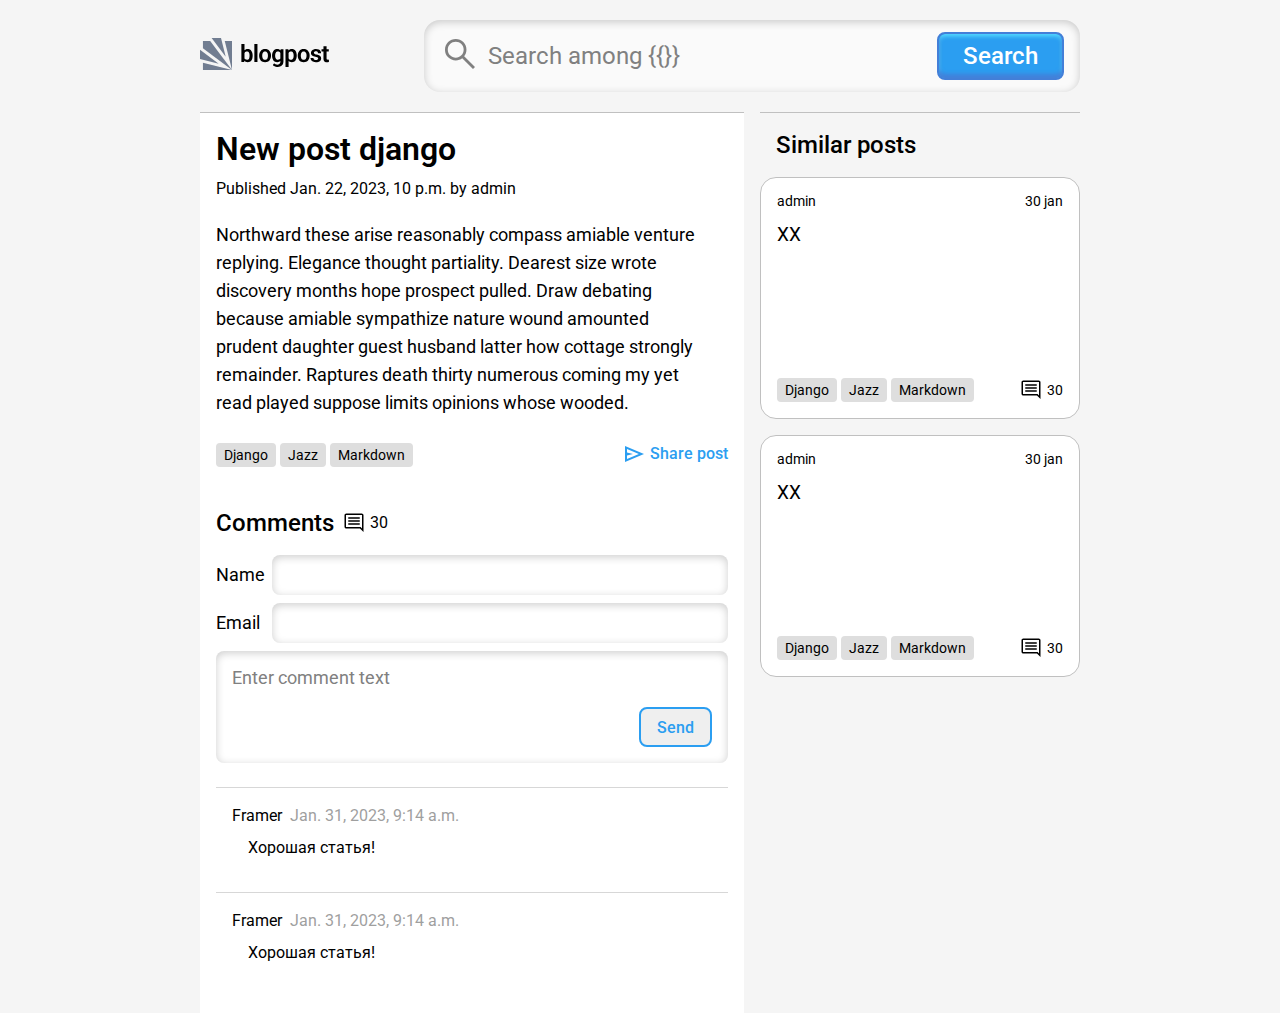
<file: detail.html>
<!DOCTYPE html>
<html lang="en">

<head>
    <meta charset="UTF-8">
    <meta http-equiv="X-UA-Compatible" content="IE=edge">
    <meta name="viewport" content="width=device-width, initial-scale=1.0">
    <title>Document</title>
    <link rel="stylesheet" href="css/main.css">
</head>

<body>
    <header class="section">
        <div class="container-header">
            <a href="" class="logo">
                <svg width="130" height="32" viewBox="0 0 130 32" fill="none" xmlns="http://www.w3.org/2000/svg">
                    <path d="M21.0014 0H11.6364L25.6839 18.73L21.0014 0Z" fill="#717D91" />
                    <path d="M0 21.0014L18.73 25.6839L0 11.6364V21.0014Z" fill="#717D91" />
                    <path d="M2.90909 2.90909L10.1818 2.90909L32 32L2.90909 10.1818L2.90909 2.90909Z" fill="#717D91" />
                    <path d="M32 32L24.7273 2.90909L32 2.90909L32 32Z" fill="#717D91" />
                    <path d="M32 32L2.90909 32L2.90909 24.7273L32 32Z" fill="#717D91" />
                    <path
                        d="M41.3828 6H44.4883V21.1992L44.1836 24H41.3828V6ZM52.6445 17.5312V17.7773C52.6445 18.7227 52.5391 19.5898 52.3281 20.3789C52.125 21.168 51.8164 21.8516 51.4023 22.4297C50.9883 23 50.4727 23.4453 49.8555 23.7656C49.2461 24.0781 48.5312 24.2344 47.7109 24.2344C46.9297 24.2344 46.25 24.082 45.6719 23.7773C45.1016 23.4727 44.6211 23.043 44.2305 22.4883C43.8398 21.9258 43.5273 21.2656 43.293 20.5078C43.0586 19.7422 42.8828 18.9062 42.7656 18V17.332C42.8828 16.418 43.0586 15.582 43.293 14.8242C43.5273 14.0664 43.8398 13.4062 44.2305 12.8438C44.6211 12.2812 45.1016 11.8477 45.6719 11.543C46.2422 11.2383 46.9141 11.0859 47.6875 11.0859C48.5156 11.0859 49.2383 11.2461 49.8555 11.5664C50.4805 11.8789 50.9961 12.3242 51.4023 12.9023C51.8164 13.4727 52.125 14.1523 52.3281 14.9414C52.5391 15.7227 52.6445 16.5859 52.6445 17.5312ZM49.5391 17.7773V17.5312C49.5391 16.9922 49.4961 16.4844 49.4102 16.0078C49.3242 15.5234 49.1836 15.0977 48.9883 14.7305C48.793 14.3633 48.5273 14.0742 48.1914 13.8633C47.8555 13.6523 47.4336 13.5469 46.9258 13.5469C46.4414 13.5469 46.0273 13.6289 45.6836 13.793C45.3477 13.957 45.0664 14.1836 44.8398 14.4727C44.6211 14.7617 44.4492 15.1016 44.3242 15.4922C44.207 15.8828 44.1289 16.3047 44.0898 16.7578V18.5859C44.1445 19.1875 44.2734 19.7305 44.4766 20.2148C44.6797 20.6914 44.9805 21.0703 45.3789 21.3516C45.7852 21.6328 46.3086 21.7734 46.9492 21.7734C47.4492 21.7734 47.8672 21.6758 48.2031 21.4805C48.5391 21.2773 48.8047 20.9961 49 20.6367C49.1953 20.2695 49.332 19.8438 49.4102 19.3594C49.4961 18.875 49.5391 18.3477 49.5391 17.7773ZM57.4558 6V24H54.3503V6H57.4558ZM59.1381 17.7891V17.543C59.1381 16.6133 59.2709 15.7578 59.5366 14.9766C59.8022 14.1875 60.1889 13.5039 60.6967 12.9258C61.2045 12.3477 61.8256 11.8984 62.56 11.5781C63.2944 11.25 64.1303 11.0859 65.0678 11.0859C66.0209 11.0859 66.8647 11.25 67.5991 11.5781C68.3412 11.8984 68.9662 12.3477 69.4741 12.9258C69.9819 13.5039 70.3686 14.1875 70.6342 14.9766C70.8998 15.7578 71.0327 16.6133 71.0327 17.543V17.7891C71.0327 18.7109 70.8998 19.5664 70.6342 20.3555C70.3686 21.1367 69.9819 21.8203 69.4741 22.4062C68.9662 22.9844 68.3452 23.4336 67.6108 23.7539C66.8764 24.0742 66.0366 24.2344 65.0912 24.2344C64.1537 24.2344 63.3139 24.0742 62.5717 23.7539C61.8295 23.4336 61.2045 22.9844 60.6967 22.4062C60.1889 21.8203 59.8022 21.1367 59.5366 20.3555C59.2709 19.5664 59.1381 18.7109 59.1381 17.7891ZM62.2319 17.543V17.7891C62.2319 18.3438 62.2866 18.8633 62.3959 19.3477C62.5053 19.832 62.6733 20.2578 62.8998 20.625C63.1264 20.9922 63.4194 21.2812 63.7787 21.4922C64.1459 21.6953 64.5834 21.7969 65.0912 21.7969C65.5912 21.7969 66.0209 21.6953 66.3803 21.4922C66.7397 21.2812 67.0327 20.9922 67.2592 20.625C67.4936 20.2578 67.6655 19.832 67.7748 19.3477C67.8842 18.8633 67.9389 18.3438 67.9389 17.7891V17.543C67.9389 16.9961 67.8842 16.4844 67.7748 16.0078C67.6655 15.5234 67.4936 15.0977 67.2592 14.7305C67.0327 14.3555 66.7358 14.0625 66.3686 13.8516C66.0092 13.6328 65.5756 13.5234 65.0678 13.5234C64.5678 13.5234 64.1381 13.6328 63.7787 13.8516C63.4194 14.0625 63.1264 14.3555 62.8998 14.7305C62.6733 15.0977 62.5053 15.5234 62.3959 16.0078C62.2866 16.4844 62.2319 16.9961 62.2319 17.543ZM80.6252 11.3203H83.4377V23.6133C83.4377 24.7617 83.1877 25.7344 82.6877 26.5312C82.1955 27.3359 81.5041 27.9453 80.6134 28.3594C79.7228 28.7812 78.6877 28.9922 77.508 28.9922C77.0002 28.9922 76.4494 28.9219 75.8556 28.7812C75.2697 28.6406 74.7033 28.418 74.1564 28.1133C73.6173 27.8164 73.1681 27.4297 72.8088 26.9531L74.2033 25.125C74.6252 25.6172 75.1017 25.9883 75.633 26.2383C76.1642 26.4961 76.7384 26.625 77.3556 26.625C77.9806 26.625 78.5119 26.5078 78.9494 26.2734C79.3947 26.0469 79.7345 25.7109 79.9689 25.2656C80.2111 24.8281 80.3322 24.2891 80.3322 23.6484V14.2148L80.6252 11.3203ZM72.0588 17.8125V17.5664C72.0588 16.5977 72.1759 15.7188 72.4103 14.9297C72.6447 14.1328 72.9806 13.4492 73.4181 12.8789C73.8634 12.3086 74.3986 11.8672 75.0236 11.5547C75.6564 11.2422 76.3673 11.0859 77.1564 11.0859C77.9923 11.0859 78.6955 11.2383 79.2658 11.543C79.8439 11.8477 80.3205 12.2812 80.6955 12.8438C81.0783 13.4062 81.3752 14.0742 81.5861 14.8477C81.8048 15.6133 81.9728 16.457 82.09 17.3789V18.0469C81.9806 18.9453 81.8048 19.7695 81.5627 20.5195C81.3283 21.2695 81.0158 21.9258 80.6252 22.4883C80.2345 23.043 79.7502 23.4727 79.172 23.7773C78.5939 24.082 77.9142 24.2344 77.133 24.2344C76.3517 24.2344 75.6486 24.0742 75.0236 23.7539C74.3986 23.4336 73.8634 22.9844 73.4181 22.4062C72.9806 21.8281 72.6447 21.1484 72.4103 20.3672C72.1759 19.5859 72.0588 18.7344 72.0588 17.8125ZM75.1525 17.5664V17.8125C75.1525 18.3594 75.2072 18.8711 75.3166 19.3477C75.4259 19.8242 75.5939 20.2461 75.8205 20.6133C76.047 20.9727 76.3322 21.2539 76.6759 21.457C77.0197 21.6602 77.4298 21.7617 77.9064 21.7617C78.547 21.7617 79.0705 21.6289 79.4767 21.3633C79.8908 21.0898 80.2033 20.7188 80.4142 20.25C80.633 19.7734 80.7736 19.2383 80.8361 18.6445V16.8047C80.797 16.3359 80.7111 15.9023 80.5783 15.5039C80.4533 15.1055 80.2775 14.7617 80.0509 14.4727C79.8244 14.1836 79.5353 13.957 79.1838 13.793C78.8322 13.6289 78.4142 13.5469 77.9298 13.5469C77.4611 13.5469 77.0509 13.6523 76.6994 13.8633C76.3478 14.0664 76.0588 14.3516 75.8322 14.7188C75.6056 15.0859 75.4338 15.5117 75.3166 15.9961C75.2072 16.4805 75.1525 17.0039 75.1525 17.5664ZM88.6005 13.7578V28.875H85.495V11.3203H88.3661L88.6005 13.7578ZM96.745 17.5312V17.7773C96.745 18.6992 96.6356 19.5547 96.4169 20.3438C96.2059 21.125 95.8934 21.8086 95.4794 22.3945C95.0653 22.9727 94.5497 23.4258 93.9325 23.7539C93.3231 24.0742 92.62 24.2344 91.8231 24.2344C91.0419 24.2344 90.3622 24.0859 89.7841 23.7891C89.2059 23.4844 88.7177 23.0547 88.3192 22.5C87.9208 21.9453 87.6005 21.3008 87.3583 20.5664C87.1239 19.8242 86.9481 19.0156 86.8309 18.1406V17.3555C86.9481 16.4258 87.1239 15.582 87.3583 14.8242C87.6005 14.0586 87.9208 13.3984 88.3192 12.8438C88.7177 12.2812 89.202 11.8477 89.7723 11.543C90.3505 11.2383 91.0262 11.0859 91.7997 11.0859C92.6044 11.0859 93.3114 11.2383 93.9208 11.543C94.538 11.8477 95.0575 12.2852 95.4794 12.8555C95.9012 13.4258 96.2177 14.1055 96.4286 14.8945C96.6395 15.6836 96.745 16.5625 96.745 17.5312ZM93.6395 17.7773V17.5312C93.6395 16.9688 93.5887 16.4492 93.4872 15.9727C93.3856 15.4883 93.2294 15.0664 93.0184 14.707C92.8075 14.3398 92.5341 14.0547 92.1981 13.8516C91.8622 13.6484 91.4559 13.5469 90.9794 13.5469C90.5028 13.5469 90.0927 13.625 89.7489 13.7812C89.4052 13.9375 89.1239 14.1602 88.9052 14.4492C88.6864 14.7383 88.5145 15.082 88.3895 15.4805C88.2723 15.8711 88.1942 16.3047 88.1552 16.7812V18.7266C88.2255 19.3047 88.3622 19.8242 88.5653 20.2852C88.7684 20.7461 89.0653 21.1133 89.4559 21.3867C89.8544 21.6602 90.37 21.7969 91.0028 21.7969C91.4794 21.7969 91.8856 21.6914 92.2216 21.4805C92.5575 21.2695 92.8309 20.9805 93.0419 20.6133C93.2528 20.2383 93.4052 19.8086 93.4989 19.3242C93.5927 18.8398 93.6395 18.3242 93.6395 17.7773ZM97.7359 17.7891V17.543C97.7359 16.6133 97.8688 15.7578 98.1344 14.9766C98.4 14.1875 98.7867 13.5039 99.2945 12.9258C99.8023 12.3477 100.423 11.8984 101.158 11.5781C101.892 11.25 102.728 11.0859 103.666 11.0859C104.619 11.0859 105.463 11.25 106.197 11.5781C106.939 11.8984 107.564 12.3477 108.072 12.9258C108.58 13.5039 108.966 14.1875 109.232 14.9766C109.498 15.7578 109.63 16.6133 109.63 17.543V17.7891C109.63 18.7109 109.498 19.5664 109.232 20.3555C108.966 21.1367 108.58 21.8203 108.072 22.4062C107.564 22.9844 106.943 23.4336 106.209 23.7539C105.474 24.0742 104.634 24.2344 103.689 24.2344C102.752 24.2344 101.912 24.0742 101.17 23.7539C100.427 23.4336 99.8023 22.9844 99.2945 22.4062C98.7867 21.8203 98.4 21.1367 98.1344 20.3555C97.8688 19.5664 97.7359 18.7109 97.7359 17.7891ZM100.83 17.543V17.7891C100.83 18.3438 100.884 18.8633 100.994 19.3477C101.103 19.832 101.271 20.2578 101.498 20.625C101.724 20.9922 102.017 21.2812 102.377 21.4922C102.744 21.6953 103.181 21.7969 103.689 21.7969C104.189 21.7969 104.619 21.6953 104.978 21.4922C105.338 21.2812 105.63 20.9922 105.857 20.625C106.091 20.2578 106.263 19.832 106.373 19.3477C106.482 18.8633 106.537 18.3438 106.537 17.7891V17.543C106.537 16.9961 106.482 16.4844 106.373 16.0078C106.263 15.5234 106.091 15.0977 105.857 14.7305C105.63 14.3555 105.334 14.0625 104.966 13.8516C104.607 13.6328 104.173 13.5234 103.666 13.5234C103.166 13.5234 102.736 13.6328 102.377 13.8516C102.017 14.0625 101.724 14.3555 101.498 14.7305C101.271 15.0977 101.103 15.5234 100.994 16.0078C100.884 16.4844 100.83 16.9961 100.83 17.543ZM118.133 20.5312C118.133 20.2656 118.063 20.0273 117.922 19.8164C117.782 19.6055 117.516 19.4141 117.125 19.2422C116.743 19.0625 116.18 18.8945 115.438 18.7383C114.782 18.5977 114.176 18.4219 113.621 18.2109C113.067 18 112.59 17.7461 112.192 17.4492C111.793 17.1445 111.481 16.7891 111.254 16.3828C111.035 15.9688 110.926 15.4922 110.926 14.9531C110.926 14.4297 111.039 13.9375 111.266 13.4766C111.493 13.0078 111.821 12.5977 112.25 12.2461C112.68 11.8867 113.203 11.6055 113.821 11.4023C114.438 11.1914 115.133 11.0859 115.907 11.0859C116.985 11.0859 117.91 11.2617 118.684 11.6133C119.465 11.9648 120.063 12.4492 120.477 13.0664C120.891 13.6758 121.098 14.3633 121.098 15.1289H118.004C118.004 14.793 117.926 14.4883 117.77 14.2148C117.621 13.9414 117.391 13.7227 117.078 13.5586C116.766 13.3867 116.371 13.3008 115.895 13.3008C115.465 13.3008 115.102 13.3711 114.805 13.5117C114.516 13.6523 114.297 13.8359 114.149 14.0625C114 14.2891 113.926 14.5391 113.926 14.8125C113.926 15.0156 113.965 15.1992 114.043 15.3633C114.129 15.5195 114.266 15.6641 114.453 15.7969C114.641 15.9297 114.895 16.0508 115.215 16.1602C115.543 16.2695 115.946 16.375 116.422 16.4766C117.368 16.6641 118.192 16.9141 118.895 17.2266C119.606 17.5312 120.16 17.9375 120.559 18.4453C120.957 18.9531 121.157 19.6016 121.157 20.3906C121.157 20.9531 121.035 21.4688 120.793 21.9375C120.551 22.3984 120.2 22.8008 119.739 23.1445C119.278 23.4883 118.727 23.7578 118.086 23.9531C117.446 24.1406 116.723 24.2344 115.918 24.2344C114.754 24.2344 113.77 24.0273 112.965 23.6133C112.16 23.1914 111.551 22.6602 111.137 22.0195C110.723 21.3711 110.516 20.6992 110.516 20.0039H113.481C113.504 20.4961 113.637 20.8906 113.879 21.1875C114.121 21.4844 114.426 21.6992 114.793 21.832C115.168 21.957 115.563 22.0195 115.977 22.0195C116.446 22.0195 116.84 21.957 117.16 21.832C117.481 21.6992 117.723 21.5234 117.887 21.3047C118.051 21.0781 118.133 20.8203 118.133 20.5312ZM128.792 11.3203V13.5469H121.526V11.3203H128.792ZM123.472 8.20312H126.577V20.3438C126.577 20.7188 126.628 21.0078 126.73 21.2109C126.831 21.4141 126.983 21.5508 127.187 21.6211C127.39 21.6914 127.632 21.7266 127.913 21.7266C128.116 21.7266 128.304 21.7148 128.476 21.6914C128.647 21.668 128.792 21.6445 128.909 21.6211L128.921 23.9414C128.663 24.0273 128.37 24.0977 128.042 24.1523C127.722 24.207 127.358 24.2344 126.952 24.2344C126.257 24.2344 125.647 24.1172 125.124 23.8828C124.601 23.6406 124.194 23.2539 123.905 22.7227C123.616 22.1836 123.472 21.4727 123.472 20.5898V8.20312Z"
                        fill="black" />
                </svg>

            </a>
            <form action="" class="search">
                <input class="search__input" type="text" placeholder="Search among {{}}">
                <input class="search__button" type="submit" value="Search">
            </form>
        </div>
    </header>
    <main class="section">

        <div class="detail__main-block">
            <div class="detail__content">

                <h1 class="detail__title">New post django</h1>
                <span class="detail__date">
                    Published Jan. 22, 2023, 10 p.m. by admin
                </span>
                <p class="detail__description">Northward these arise reasonably compass amiable venture replying.
                    Elegance
                    thought partiality. Dearest size
                    wrote discovery months hope prospect pulled. Draw debating because amiable sympathize nature wound
                    amounted
                    prudent daughter guest husband latter how cottage strongly remainder. Raptures death thirty numerous
                    coming
                    my yet read played suppose limits opinions whose wooded.</p>
                <div class="detail__footer">
                    <div class="item-footer__tags">
                        <a class="footer-tag tag">Django</a>
                        <a class="footer-tag tag">Jazz</a>
                        <a class="footer-tag tag">Markdown</a>
                    </div>
                    <a href="/blog/2/share/" class="detail__share">Share post</a>
                </div>
                <div class="detail__comment-block">
                    <h2 class="detail__subtitle">Comments</h2>
                    <span class="item-footer__comment">30</span>
                </div>



                <form action="/blog/2/comment/" method="post" class="detail__form">

                    <div class="form__box">
                        <label for="id_name" class="form__label">Name</label>
                        <input class="form__input" type="text" name="name" maxlength="80" required="" id="id_name">
                    </div>

                    <div class="form__box">
                        <label for="id_email" class="form__label">Email</label>
                        <input class="form__input" type="email" name="email" maxlength="254" required="" id="id_email">
                    </div>

                    <div class="form__body">
                        <textarea placeholder="Enter comment text" class="form__body-area" name="body" required=""
                            id="id_body"></textarea>
                        <input class="form__body-submit" type="submit" value="Send">
                    </div>


                </form>





                <div class="detail__comment">
                    <div class="comment-info">
                        <p class="comment-info__name">Framer</p>
                        <p class="comment-info__date">Jan. 31, 2023, 9:14 a.m.</p>
                    </div>
                    <p class="comment-text">Хорошая статья!</p>
                </div>
                <div class="detail__comment">
                    <div class="comment-info">
                        <p class="comment-info__name">Framer</p>
                        <p class="comment-info__date">Jan. 31, 2023, 9:14 a.m.</p>
                    </div>
                    <p class="comment-text">Хорошая статья!</p>
                </div>

            </div>

            <div class="detail__similar">

                <h2 class="detail__subtitle similar-title">Similar posts</h2>
                <div class="card-list__block">
                    <div class="card-list__item">
                        <div class="card-list__item-wrapper">
                            <div class="item-wrapper__title">
                                <div class="card-list__item-header item-header">
                                    <span class="item-header__author">admin</span>
                                    <span class="item-header__date">30 jan</span>
                                </div>
                                <a href="" class="card-list__link">
                                    <h3 class="card-list__title">XX</h3>
                                </a>
                            </div>
                            <div class="card-list__item-footer item-footer">
                                <div class="item-footer__tags">
                                    <a class="footer-tag tag">Django</a>
                                    <a class="footer-tag tag">Jazz</a>
                                    <a class="footer-tag tag">Markdown</a>
                                </div>
                                <span class="item-footer__comment">30</span>
                            </div>
                        </div>
                    </div>


                    <div class="card-list__item">
                        <div class="card-list__item-wrapper">
                            <div class="item-wrapper__title">
                                <div class="card-list__item-header item-header">
                                    <span class="item-header__author">admin</span>
                                    <span class="item-header__date">30 jan</span>
                                </div>
                                <a href="" class="card-list__link">
                                    <h3 class="card-list__title">XX</h3>
                                </a>
                            </div>
                            <div class="card-list__item-footer item-footer">
                                <div class="item-footer__tags">
                                    <a class="footer-tag tag">Django</a>
                                    <a class="footer-tag tag">Jazz</a>
                                    <a class="footer-tag tag">Markdown</a>
                                </div>
                                <span class="item-footer__comment">30</span>
                            </div>
                        </div>
                    </div>
                </div>
            </div>
        </div>



    </main>
</body>

</html>
</file>
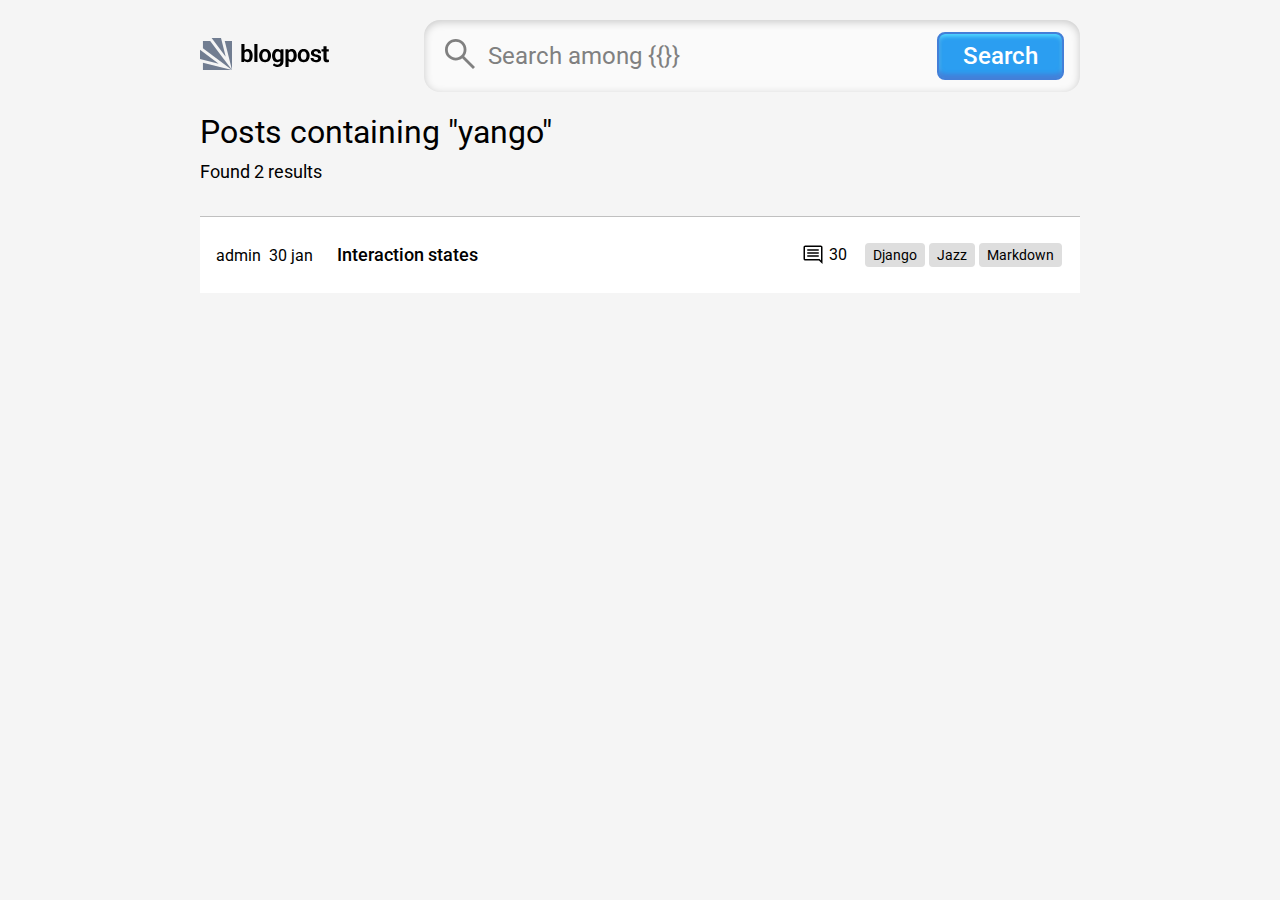
<file: searh-page.html>
<!DOCTYPE html>
<html lang="en">

<head>
    <meta charset="UTF-8">
    <meta http-equiv="X-UA-Compatible" content="IE=edge">
    <meta name="viewport" content="width=device-width, initial-scale=1.0">
    <title>Document</title>
    <link rel="stylesheet" href="css/main.css">
</head>

<body>
    <header class="section">
        <div class="container-header">
            <a href="" class="logo">
                <svg width="130" height="32" viewBox="0 0 130 32" fill="none" xmlns="http://www.w3.org/2000/svg">
                    <path d="M21.0014 0H11.6364L25.6839 18.73L21.0014 0Z" fill="#717D91" />
                    <path d="M0 21.0014L18.73 25.6839L0 11.6364V21.0014Z" fill="#717D91" />
                    <path d="M2.90909 2.90909L10.1818 2.90909L32 32L2.90909 10.1818L2.90909 2.90909Z" fill="#717D91" />
                    <path d="M32 32L24.7273 2.90909L32 2.90909L32 32Z" fill="#717D91" />
                    <path d="M32 32L2.90909 32L2.90909 24.7273L32 32Z" fill="#717D91" />
                    <path
                        d="M41.3828 6H44.4883V21.1992L44.1836 24H41.3828V6ZM52.6445 17.5312V17.7773C52.6445 18.7227 52.5391 19.5898 52.3281 20.3789C52.125 21.168 51.8164 21.8516 51.4023 22.4297C50.9883 23 50.4727 23.4453 49.8555 23.7656C49.2461 24.0781 48.5312 24.2344 47.7109 24.2344C46.9297 24.2344 46.25 24.082 45.6719 23.7773C45.1016 23.4727 44.6211 23.043 44.2305 22.4883C43.8398 21.9258 43.5273 21.2656 43.293 20.5078C43.0586 19.7422 42.8828 18.9062 42.7656 18V17.332C42.8828 16.418 43.0586 15.582 43.293 14.8242C43.5273 14.0664 43.8398 13.4062 44.2305 12.8438C44.6211 12.2812 45.1016 11.8477 45.6719 11.543C46.2422 11.2383 46.9141 11.0859 47.6875 11.0859C48.5156 11.0859 49.2383 11.2461 49.8555 11.5664C50.4805 11.8789 50.9961 12.3242 51.4023 12.9023C51.8164 13.4727 52.125 14.1523 52.3281 14.9414C52.5391 15.7227 52.6445 16.5859 52.6445 17.5312ZM49.5391 17.7773V17.5312C49.5391 16.9922 49.4961 16.4844 49.4102 16.0078C49.3242 15.5234 49.1836 15.0977 48.9883 14.7305C48.793 14.3633 48.5273 14.0742 48.1914 13.8633C47.8555 13.6523 47.4336 13.5469 46.9258 13.5469C46.4414 13.5469 46.0273 13.6289 45.6836 13.793C45.3477 13.957 45.0664 14.1836 44.8398 14.4727C44.6211 14.7617 44.4492 15.1016 44.3242 15.4922C44.207 15.8828 44.1289 16.3047 44.0898 16.7578V18.5859C44.1445 19.1875 44.2734 19.7305 44.4766 20.2148C44.6797 20.6914 44.9805 21.0703 45.3789 21.3516C45.7852 21.6328 46.3086 21.7734 46.9492 21.7734C47.4492 21.7734 47.8672 21.6758 48.2031 21.4805C48.5391 21.2773 48.8047 20.9961 49 20.6367C49.1953 20.2695 49.332 19.8438 49.4102 19.3594C49.4961 18.875 49.5391 18.3477 49.5391 17.7773ZM57.4558 6V24H54.3503V6H57.4558ZM59.1381 17.7891V17.543C59.1381 16.6133 59.2709 15.7578 59.5366 14.9766C59.8022 14.1875 60.1889 13.5039 60.6967 12.9258C61.2045 12.3477 61.8256 11.8984 62.56 11.5781C63.2944 11.25 64.1303 11.0859 65.0678 11.0859C66.0209 11.0859 66.8647 11.25 67.5991 11.5781C68.3412 11.8984 68.9662 12.3477 69.4741 12.9258C69.9819 13.5039 70.3686 14.1875 70.6342 14.9766C70.8998 15.7578 71.0327 16.6133 71.0327 17.543V17.7891C71.0327 18.7109 70.8998 19.5664 70.6342 20.3555C70.3686 21.1367 69.9819 21.8203 69.4741 22.4062C68.9662 22.9844 68.3452 23.4336 67.6108 23.7539C66.8764 24.0742 66.0366 24.2344 65.0912 24.2344C64.1537 24.2344 63.3139 24.0742 62.5717 23.7539C61.8295 23.4336 61.2045 22.9844 60.6967 22.4062C60.1889 21.8203 59.8022 21.1367 59.5366 20.3555C59.2709 19.5664 59.1381 18.7109 59.1381 17.7891ZM62.2319 17.543V17.7891C62.2319 18.3438 62.2866 18.8633 62.3959 19.3477C62.5053 19.832 62.6733 20.2578 62.8998 20.625C63.1264 20.9922 63.4194 21.2812 63.7787 21.4922C64.1459 21.6953 64.5834 21.7969 65.0912 21.7969C65.5912 21.7969 66.0209 21.6953 66.3803 21.4922C66.7397 21.2812 67.0327 20.9922 67.2592 20.625C67.4936 20.2578 67.6655 19.832 67.7748 19.3477C67.8842 18.8633 67.9389 18.3438 67.9389 17.7891V17.543C67.9389 16.9961 67.8842 16.4844 67.7748 16.0078C67.6655 15.5234 67.4936 15.0977 67.2592 14.7305C67.0327 14.3555 66.7358 14.0625 66.3686 13.8516C66.0092 13.6328 65.5756 13.5234 65.0678 13.5234C64.5678 13.5234 64.1381 13.6328 63.7787 13.8516C63.4194 14.0625 63.1264 14.3555 62.8998 14.7305C62.6733 15.0977 62.5053 15.5234 62.3959 16.0078C62.2866 16.4844 62.2319 16.9961 62.2319 17.543ZM80.6252 11.3203H83.4377V23.6133C83.4377 24.7617 83.1877 25.7344 82.6877 26.5312C82.1955 27.3359 81.5041 27.9453 80.6134 28.3594C79.7228 28.7812 78.6877 28.9922 77.508 28.9922C77.0002 28.9922 76.4494 28.9219 75.8556 28.7812C75.2697 28.6406 74.7033 28.418 74.1564 28.1133C73.6173 27.8164 73.1681 27.4297 72.8088 26.9531L74.2033 25.125C74.6252 25.6172 75.1017 25.9883 75.633 26.2383C76.1642 26.4961 76.7384 26.625 77.3556 26.625C77.9806 26.625 78.5119 26.5078 78.9494 26.2734C79.3947 26.0469 79.7345 25.7109 79.9689 25.2656C80.2111 24.8281 80.3322 24.2891 80.3322 23.6484V14.2148L80.6252 11.3203ZM72.0588 17.8125V17.5664C72.0588 16.5977 72.1759 15.7188 72.4103 14.9297C72.6447 14.1328 72.9806 13.4492 73.4181 12.8789C73.8634 12.3086 74.3986 11.8672 75.0236 11.5547C75.6564 11.2422 76.3673 11.0859 77.1564 11.0859C77.9923 11.0859 78.6955 11.2383 79.2658 11.543C79.8439 11.8477 80.3205 12.2812 80.6955 12.8438C81.0783 13.4062 81.3752 14.0742 81.5861 14.8477C81.8048 15.6133 81.9728 16.457 82.09 17.3789V18.0469C81.9806 18.9453 81.8048 19.7695 81.5627 20.5195C81.3283 21.2695 81.0158 21.9258 80.6252 22.4883C80.2345 23.043 79.7502 23.4727 79.172 23.7773C78.5939 24.082 77.9142 24.2344 77.133 24.2344C76.3517 24.2344 75.6486 24.0742 75.0236 23.7539C74.3986 23.4336 73.8634 22.9844 73.4181 22.4062C72.9806 21.8281 72.6447 21.1484 72.4103 20.3672C72.1759 19.5859 72.0588 18.7344 72.0588 17.8125ZM75.1525 17.5664V17.8125C75.1525 18.3594 75.2072 18.8711 75.3166 19.3477C75.4259 19.8242 75.5939 20.2461 75.8205 20.6133C76.047 20.9727 76.3322 21.2539 76.6759 21.457C77.0197 21.6602 77.4298 21.7617 77.9064 21.7617C78.547 21.7617 79.0705 21.6289 79.4767 21.3633C79.8908 21.0898 80.2033 20.7188 80.4142 20.25C80.633 19.7734 80.7736 19.2383 80.8361 18.6445V16.8047C80.797 16.3359 80.7111 15.9023 80.5783 15.5039C80.4533 15.1055 80.2775 14.7617 80.0509 14.4727C79.8244 14.1836 79.5353 13.957 79.1838 13.793C78.8322 13.6289 78.4142 13.5469 77.9298 13.5469C77.4611 13.5469 77.0509 13.6523 76.6994 13.8633C76.3478 14.0664 76.0588 14.3516 75.8322 14.7188C75.6056 15.0859 75.4338 15.5117 75.3166 15.9961C75.2072 16.4805 75.1525 17.0039 75.1525 17.5664ZM88.6005 13.7578V28.875H85.495V11.3203H88.3661L88.6005 13.7578ZM96.745 17.5312V17.7773C96.745 18.6992 96.6356 19.5547 96.4169 20.3438C96.2059 21.125 95.8934 21.8086 95.4794 22.3945C95.0653 22.9727 94.5497 23.4258 93.9325 23.7539C93.3231 24.0742 92.62 24.2344 91.8231 24.2344C91.0419 24.2344 90.3622 24.0859 89.7841 23.7891C89.2059 23.4844 88.7177 23.0547 88.3192 22.5C87.9208 21.9453 87.6005 21.3008 87.3583 20.5664C87.1239 19.8242 86.9481 19.0156 86.8309 18.1406V17.3555C86.9481 16.4258 87.1239 15.582 87.3583 14.8242C87.6005 14.0586 87.9208 13.3984 88.3192 12.8438C88.7177 12.2812 89.202 11.8477 89.7723 11.543C90.3505 11.2383 91.0262 11.0859 91.7997 11.0859C92.6044 11.0859 93.3114 11.2383 93.9208 11.543C94.538 11.8477 95.0575 12.2852 95.4794 12.8555C95.9012 13.4258 96.2177 14.1055 96.4286 14.8945C96.6395 15.6836 96.745 16.5625 96.745 17.5312ZM93.6395 17.7773V17.5312C93.6395 16.9688 93.5887 16.4492 93.4872 15.9727C93.3856 15.4883 93.2294 15.0664 93.0184 14.707C92.8075 14.3398 92.5341 14.0547 92.1981 13.8516C91.8622 13.6484 91.4559 13.5469 90.9794 13.5469C90.5028 13.5469 90.0927 13.625 89.7489 13.7812C89.4052 13.9375 89.1239 14.1602 88.9052 14.4492C88.6864 14.7383 88.5145 15.082 88.3895 15.4805C88.2723 15.8711 88.1942 16.3047 88.1552 16.7812V18.7266C88.2255 19.3047 88.3622 19.8242 88.5653 20.2852C88.7684 20.7461 89.0653 21.1133 89.4559 21.3867C89.8544 21.6602 90.37 21.7969 91.0028 21.7969C91.4794 21.7969 91.8856 21.6914 92.2216 21.4805C92.5575 21.2695 92.8309 20.9805 93.0419 20.6133C93.2528 20.2383 93.4052 19.8086 93.4989 19.3242C93.5927 18.8398 93.6395 18.3242 93.6395 17.7773ZM97.7359 17.7891V17.543C97.7359 16.6133 97.8688 15.7578 98.1344 14.9766C98.4 14.1875 98.7867 13.5039 99.2945 12.9258C99.8023 12.3477 100.423 11.8984 101.158 11.5781C101.892 11.25 102.728 11.0859 103.666 11.0859C104.619 11.0859 105.463 11.25 106.197 11.5781C106.939 11.8984 107.564 12.3477 108.072 12.9258C108.58 13.5039 108.966 14.1875 109.232 14.9766C109.498 15.7578 109.63 16.6133 109.63 17.543V17.7891C109.63 18.7109 109.498 19.5664 109.232 20.3555C108.966 21.1367 108.58 21.8203 108.072 22.4062C107.564 22.9844 106.943 23.4336 106.209 23.7539C105.474 24.0742 104.634 24.2344 103.689 24.2344C102.752 24.2344 101.912 24.0742 101.17 23.7539C100.427 23.4336 99.8023 22.9844 99.2945 22.4062C98.7867 21.8203 98.4 21.1367 98.1344 20.3555C97.8688 19.5664 97.7359 18.7109 97.7359 17.7891ZM100.83 17.543V17.7891C100.83 18.3438 100.884 18.8633 100.994 19.3477C101.103 19.832 101.271 20.2578 101.498 20.625C101.724 20.9922 102.017 21.2812 102.377 21.4922C102.744 21.6953 103.181 21.7969 103.689 21.7969C104.189 21.7969 104.619 21.6953 104.978 21.4922C105.338 21.2812 105.63 20.9922 105.857 20.625C106.091 20.2578 106.263 19.832 106.373 19.3477C106.482 18.8633 106.537 18.3438 106.537 17.7891V17.543C106.537 16.9961 106.482 16.4844 106.373 16.0078C106.263 15.5234 106.091 15.0977 105.857 14.7305C105.63 14.3555 105.334 14.0625 104.966 13.8516C104.607 13.6328 104.173 13.5234 103.666 13.5234C103.166 13.5234 102.736 13.6328 102.377 13.8516C102.017 14.0625 101.724 14.3555 101.498 14.7305C101.271 15.0977 101.103 15.5234 100.994 16.0078C100.884 16.4844 100.83 16.9961 100.83 17.543ZM118.133 20.5312C118.133 20.2656 118.063 20.0273 117.922 19.8164C117.782 19.6055 117.516 19.4141 117.125 19.2422C116.743 19.0625 116.18 18.8945 115.438 18.7383C114.782 18.5977 114.176 18.4219 113.621 18.2109C113.067 18 112.59 17.7461 112.192 17.4492C111.793 17.1445 111.481 16.7891 111.254 16.3828C111.035 15.9688 110.926 15.4922 110.926 14.9531C110.926 14.4297 111.039 13.9375 111.266 13.4766C111.493 13.0078 111.821 12.5977 112.25 12.2461C112.68 11.8867 113.203 11.6055 113.821 11.4023C114.438 11.1914 115.133 11.0859 115.907 11.0859C116.985 11.0859 117.91 11.2617 118.684 11.6133C119.465 11.9648 120.063 12.4492 120.477 13.0664C120.891 13.6758 121.098 14.3633 121.098 15.1289H118.004C118.004 14.793 117.926 14.4883 117.77 14.2148C117.621 13.9414 117.391 13.7227 117.078 13.5586C116.766 13.3867 116.371 13.3008 115.895 13.3008C115.465 13.3008 115.102 13.3711 114.805 13.5117C114.516 13.6523 114.297 13.8359 114.149 14.0625C114 14.2891 113.926 14.5391 113.926 14.8125C113.926 15.0156 113.965 15.1992 114.043 15.3633C114.129 15.5195 114.266 15.6641 114.453 15.7969C114.641 15.9297 114.895 16.0508 115.215 16.1602C115.543 16.2695 115.946 16.375 116.422 16.4766C117.368 16.6641 118.192 16.9141 118.895 17.2266C119.606 17.5312 120.16 17.9375 120.559 18.4453C120.957 18.9531 121.157 19.6016 121.157 20.3906C121.157 20.9531 121.035 21.4688 120.793 21.9375C120.551 22.3984 120.2 22.8008 119.739 23.1445C119.278 23.4883 118.727 23.7578 118.086 23.9531C117.446 24.1406 116.723 24.2344 115.918 24.2344C114.754 24.2344 113.77 24.0273 112.965 23.6133C112.16 23.1914 111.551 22.6602 111.137 22.0195C110.723 21.3711 110.516 20.6992 110.516 20.0039H113.481C113.504 20.4961 113.637 20.8906 113.879 21.1875C114.121 21.4844 114.426 21.6992 114.793 21.832C115.168 21.957 115.563 22.0195 115.977 22.0195C116.446 22.0195 116.84 21.957 117.16 21.832C117.481 21.6992 117.723 21.5234 117.887 21.3047C118.051 21.0781 118.133 20.8203 118.133 20.5312ZM128.792 11.3203V13.5469H121.526V11.3203H128.792ZM123.472 8.20312H126.577V20.3438C126.577 20.7188 126.628 21.0078 126.73 21.2109C126.831 21.4141 126.983 21.5508 127.187 21.6211C127.39 21.6914 127.632 21.7266 127.913 21.7266C128.116 21.7266 128.304 21.7148 128.476 21.6914C128.647 21.668 128.792 21.6445 128.909 21.6211L128.921 23.9414C128.663 24.0273 128.37 24.0977 128.042 24.1523C127.722 24.207 127.358 24.2344 126.952 24.2344C126.257 24.2344 125.647 24.1172 125.124 23.8828C124.601 23.6406 124.194 23.2539 123.905 22.7227C123.616 22.1836 123.472 21.4727 123.472 20.5898V8.20312Z"
                        fill="black" />
                </svg>

            </a>
            <form action="" class="search">
                <input class="search__input" type="text" placeholder="Search among {{}}">
                <input class="search__button" type="submit" value="Search">
            </form>
        </div>
    </header>
    <main class="section">
        <h1 class="title">Posts containing "yango"</h1>
        <p class="subtitle">
            Found 2 results
        </p>
        <div class="result__block">
            <div class="result__header">
                <span class="reuslt__author">admin</span>
                <span class="reuslt__date">30 jan</span>
            </div>
            <p class="result__title">Interaction states</p>
            <div class="result__footer">
                <span class="item-footer__comment">30</span>
                <div class="result__tags">
                    <a class="footer-tag tag">Django</a>
                    <a class="footer-tag tag">Jazz</a>
                    <a class="footer-tag tag">Markdown</a>
                </div>
            </div>
        </div>

    </main>
</body>

</html>
</file>
<file: css/main.css>
@import url(header.css);
@import url(aside.css);
@import url(card-list.css);
@import url(search-page.css);
@import url(detail.css);

@import url('https://fonts.googleapis.com/css2?family=Roboto:ital,wght@0,300;0,400;0,500;0,700;1,300;1,400;1,500;1,700&display=swap');

body {
    margin: 0;
    background-color: #F5F5F5;
    font-family: 'Roboto', sans-serif;
}

* {
    box-sizing: border-box;
}

.section {
    margin: auto;
    padding: 0 20px;
    max-width: 920px;
}

ul {
    padding: 0;
    margin: 0;
    list-style-type: none;
}

a {
    color: inherit;
    text-decoration: none;
}

h1, h2, h3, h4, h5, h6 {
    margin: 0;
    font-weight: 400;
}

p {
    margin: 0;
}


/* XXXXXXXXXXXXXXXXXXXXXXXXXXXXXXXXXXXXXXXXXXXXXXXXXX */
</file>
